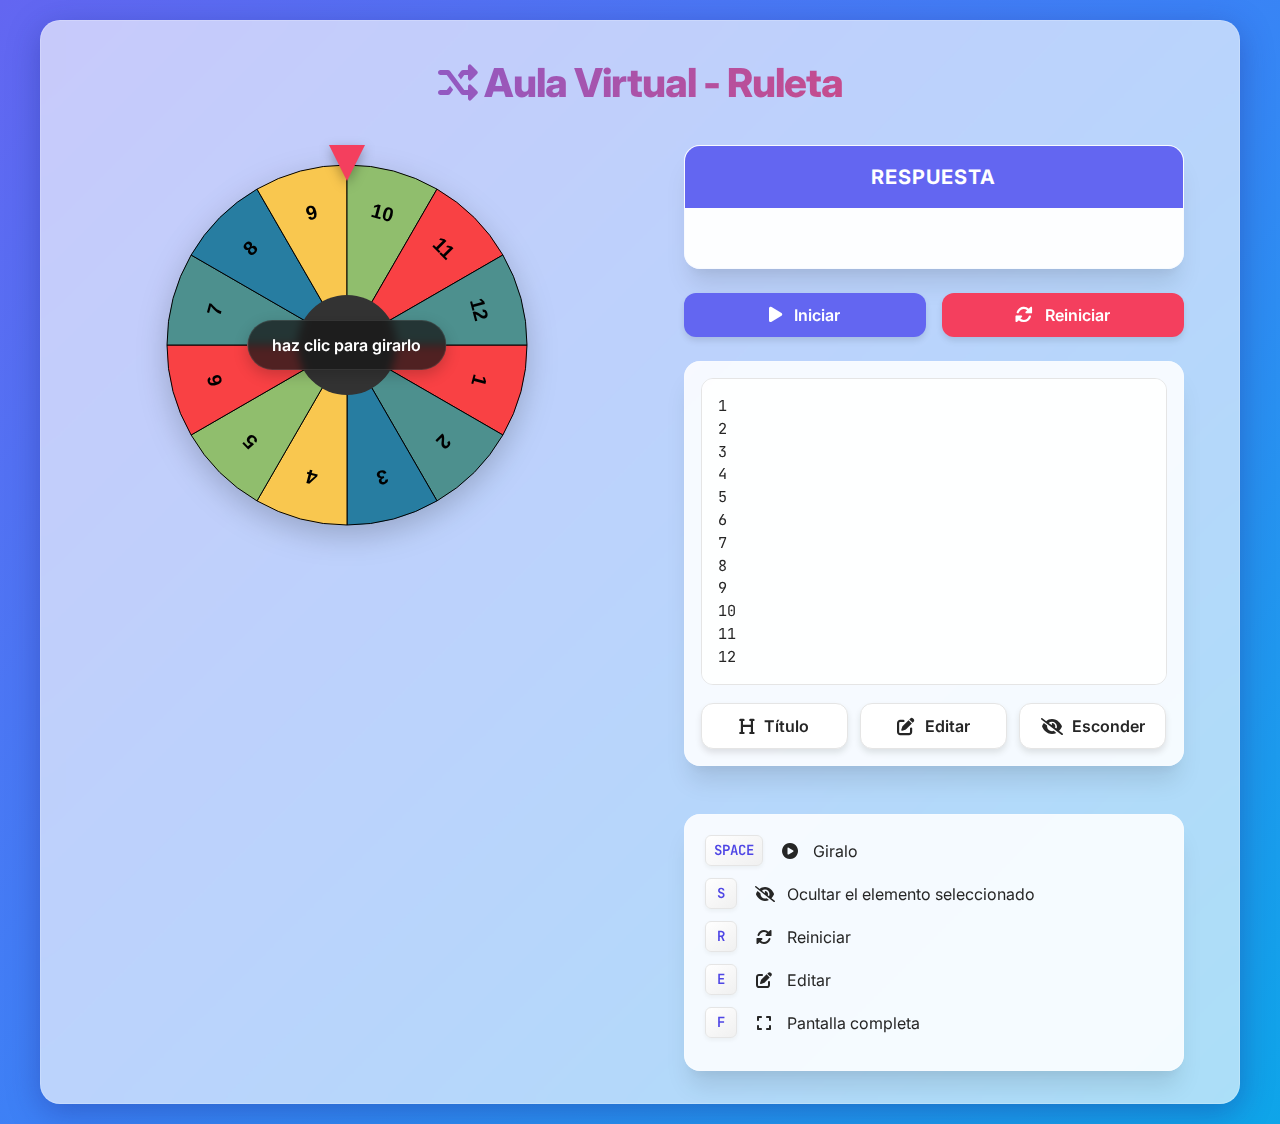
<file: 01/index.html>
<!DOCTYPE html>
<html lang="es">
  <head>
    <meta charset="UTF-8" />
    <meta name="viewport" content="width=device-width, initial-scale=1.0" />
    <title>Aula Virtual - Ruleta Aleatoria</title>
    <link rel="stylesheet" href="css/styles.css" />
    <!-- Google Fonts: Inter y JetBrains Mono -->
    <link rel="preconnect" href="https://fonts.googleapis.com" />
    <link rel="preconnect" href="https://fonts.gstatic.com" crossorigin />
    <link
      href="https://fonts.googleapis.com/css2?family=Inter:wght@400;500;600;700;800&family=JetBrains+Mono:wght@400;600&display=swap"
      rel="stylesheet"
    />
    <!-- Fontawesome para iconos -->
    <link
      rel="stylesheet"
      href="https://cdnjs.cloudflare.com/ajax/libs/font-awesome/6.0.0/css/all.min.css"
    />
  </head>
  <body>
    <div class="container">
      <h1><i class="fas fa-random"></i> Aula Virtual - Ruleta</h1>

      <div class="main-content">
        <div class="ruleta-container">
          <canvas id="ruletaCanvas" width="400" height="400"></canvas>
          <div id="trianguloPuntero"></div>
          <div id="mensajeRuleta">haz clic para girarlo</div>
        </div>

        <div class="controls-container">
          <div class="resultado">
            <div class="resultado-label">RESPUESTA</div>
            <div id="elementoSeleccionado"></div>
          </div>
          <div class="buttons">
            <button id="btnIniciar" class="btn btn-primary">
              <i class="fas fa-play"></i> Iniciar
            </button>
            <button id="btnReiniciar" class="btn btn-secondary">
              <i class="fas fa-sync-alt"></i> Reiniciar
            </button>
          </div>

          <div class="textarea-section">
            <textarea id="elementosTextArea" rows="12" cols="30" readonly>
1
2
3
4
5
6
7
8
9
10
11
12</textarea
            >

            <div class="textarea-buttons">
              <button id="btnTitulo" class="btn">
                <i class="fas fa-heading"></i> Título
              </button>
              <button id="btnEditar" class="btn">
                <i class="fas fa-edit"></i> Editar
              </button>
              <button id="btnEsconder" class="btn">
                <i class="fas fa-eye-slash"></i> Esconder
              </button>
            </div>
          </div>
          <div class="instructions">
            <div>
              <span class="key">SPACE</span>
              <i class="fas fa-circle-play"></i> Giralo
            </div>
            <div>
              <span class="key">S</span>
              <i class="fas fa-eye-slash"></i> Ocultar el elemento seleccionado
            </div>
            <div>
              <span class="key">R</span>
              <i class="fas fa-sync-alt"></i> Reiniciar
            </div>
            <div>
              <span class="key">E</span> <i class="fas fa-edit"></i> Editar
            </div>
            <div>
              <span class="key">F</span> <i class="fas fa-expand"></i> Pantalla
              completa
            </div>
          </div>
        </div>
      </div>
    </div>

    <script src="js/ruleta.js"></script>
  </body>
</html>
</file>
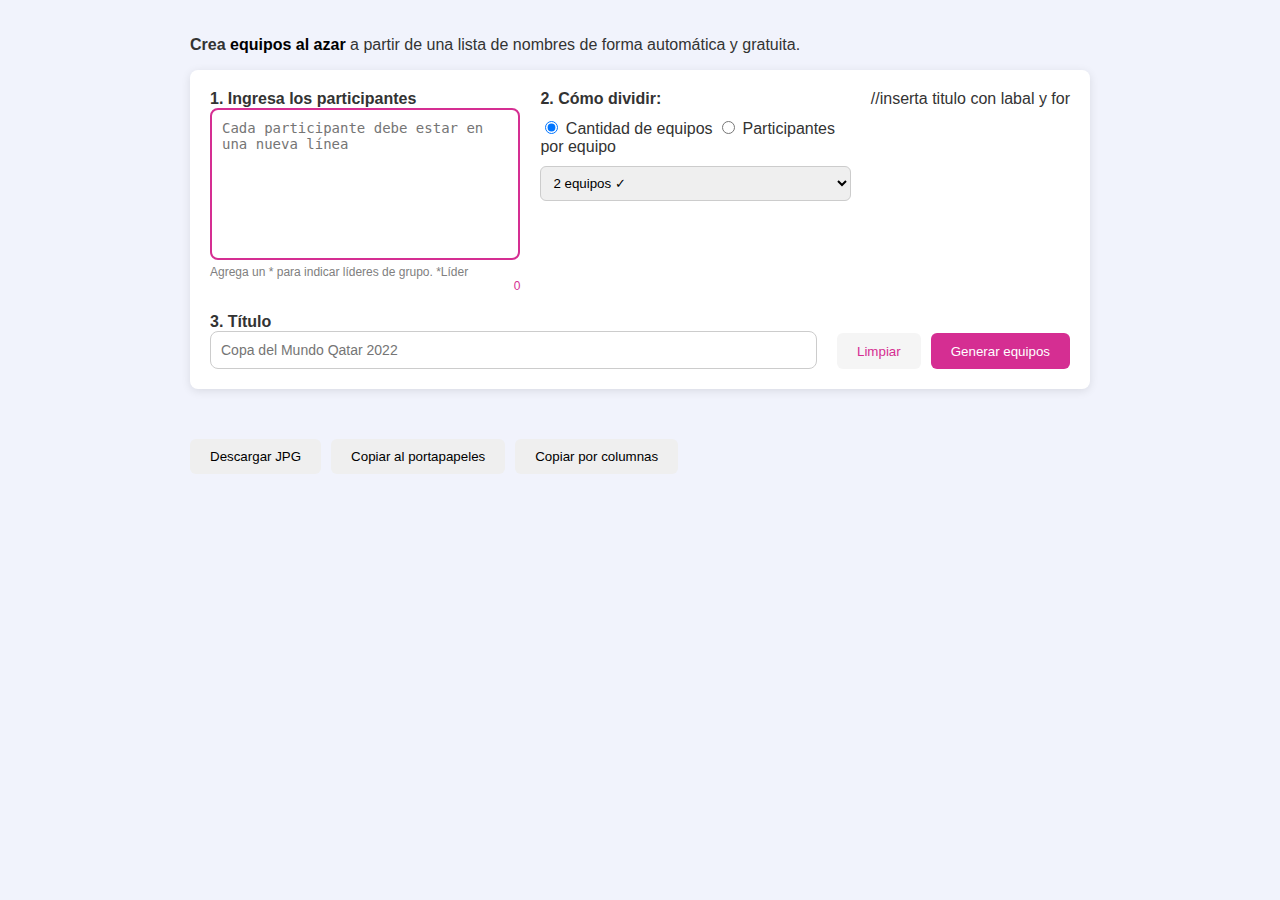
<file: pregunta2/pregunta2.html>
<!DOCTYPE html>
<html lang="es">
<head>
  <meta charset="UTF-8">
  <title>Generador de Equipos</title>
  <link rel="stylesheet" href="style.css">
</head>
<body>
  <div class="container">
    <p><strong>Crea <span class="highlight">equipos al azar</span></strong> a partir de una lista de nombres de forma automática y gratuita.</p>

    <div class="card">
      <div class="form">
        <div class="section">
          <label><strong>1. Ingresa los participantes</strong></label>
          <textarea id="participants" maxlength="5000" rows="8" placeholder="Cada participante debe estar en una nueva línea"></textarea>
          <div class="note">Agrega un * para indicar líderes de grupo. *Líder</div>
          <div class="char-count" id="charCount">0</div>
        </div>

        <div class="section">
          <label><strong>2. Cómo dividir:</strong></label>
          <div class="radio-group">
            <label><input type="radio" name="division" value="equipos" checked> Cantidad de equipos</label>
            <label><input type="radio" name="division" value="porEquipo"> Participantes por equipo</label>
          </div>
          <select id="divisionValue">
            <option value="2">2 equipos ✓</option>
            <option value="3">3 equipos</option>
            <option value="4">4 equipos</option>
          </select>
        </div>
        //inserta titulo con labal y for
        <div class="section"> 
          <label for="titulo"><strong>3. Título</strong></label>
          <input type="text" id="titulo" placeholder="Copa del Mundo Qatar 2022">
        </div>

        <div class="button-group">
          <button id="limpiar">Limpiar</button>
          <button id="generar">Generar equipos</button>
        </div>
      </div>
    </div>

    <div id="resultado" class="hidden"></div>

    <div id="acciones" class="hidden">
      <button onclick="descargar()">Descargar JPG</button>
      <button onclick="copiar()">Copiar al portapapeles</button>
      <button onclick="copiarColumnas()">Copiar por columnas</button>
    </div>
  </div>

  <script src="script.js"></script>
</body>
</html>
</file>
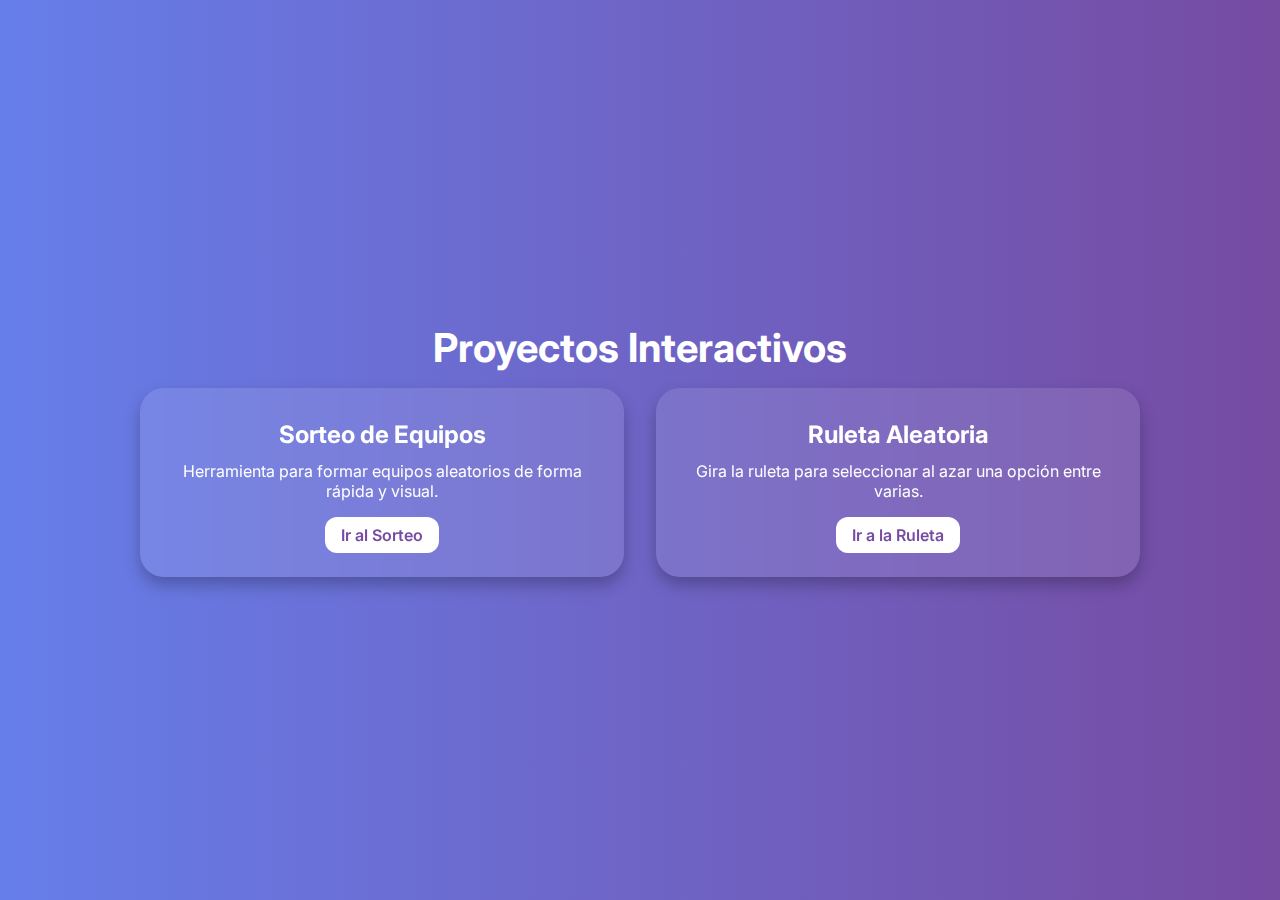
<file: Presentacion/landing.html>
<!DOCTYPE html>
<html lang="es">
  <head>
    <meta charset="UTF-8" />
    <meta name="viewport" content="width=device-width, initial-scale=1.0" />
    <title>Presentación de Proyectos</title>
    <link
      href="https://fonts.googleapis.com/css2?family=Inter:wght@400;600&display=swap"
      rel="stylesheet"
    />
    <style>
      * {
        box-sizing: border-box;
        margin: 0;
        padding: 0;
      }

      body {
        font-family: "Inter", sans-serif;
        background: linear-gradient(to right, #667eea, #764ba2);
        color: #fff;
        display: flex;
        flex-direction: column;
        align-items: center;
        justify-content: center;
        height: 100vh;
        padding: 20px;
      }

      h1 {
        font-size: 2.5rem;
        margin-bottom: 1rem;
      }

      .card-container {
        display: grid;
        grid-template-columns: repeat(auto-fit, minmax(280px, 1fr));
        gap: 2rem;
        width: 100%;
        max-width: 1000px;
      }

      .card {
        background-color: rgba(255, 255, 255, 0.1);
        backdrop-filter: blur(10px);
        padding: 2rem;
        border-radius: 1.5rem;
        text-align: center;
        box-shadow: 0 8px 16px rgba(0, 0, 0, 0.25);
        transition: transform 0.3s ease, box-shadow 0.3s ease;
        cursor: pointer;
      }

      .card:hover {
        transform: translateY(-5px);
        box-shadow: 0 12px 24px rgba(0, 0, 0, 0.3);
      }

      .card h2 {
        font-size: 1.5rem;
        margin-bottom: 0.75rem;
      }

      .card p {
        font-size: 1rem;
        margin-bottom: 1.5rem;
      }

      .card a {
        text-decoration: none;
        background-color: #fff;
        color: #764ba2;
        padding: 0.5rem 1rem;
        border-radius: 0.75rem;
        font-weight: 600;
        transition: background-color 0.2s ease, color 0.2s ease;
      }

      .card a:hover {
        background-color: #f0f0f0;
        color: #5a3e92;
      }
    </style>
  </head>
  <body>
    <h1>Proyectos Interactivos</h1>
    <div class="card-container">
      <div class="card">
        <h2>Sorteo de Equipos</h2>
        <p>
          Herramienta para formar equipos aleatorios de forma rápida y visual.
        </p>
        <a href="../pregunta2/pregunta2.html" target="_blank">Ir al Sorteo</a>
      </div>
      <div class="card">
        <h2>Ruleta Aleatoria</h2>
        <p>Gira la ruleta para seleccionar al azar una opción entre varias.</p>
        <a href="../01/index.html" target="_blank">Ir a la Ruleta</a>
      </div>
    </div>
  </body>
</html>
</file>
<file: 01/css/styles.css>
/* Estilos generales - Diseño moderno 2025 */
* {
  margin: 0;
  padding: 0;
  box-sizing: border-box;
  font-family: "Inter", "Segoe UI", "Roboto", sans-serif;
}

:root {
  --primary-color: #6366f1;
  --primary-light: #818cf8;
  --primary-dark: #4f46e5;
  --secondary-color: #f43f5e;
  --neutral-50: #fafafa;
  --neutral-100: #f5f5f5;
  --neutral-200: #e5e5e5;
  --neutral-800: #262626;
  --neutral-900: #171717;
  --glass-bg: rgba(255, 255, 255, 0.65);
  --glass-border: rgba(255, 255, 255, 0.18);
  --glass-shadow: 0 8px 32px 0 rgba(31, 38, 135, 0.37);
  --card-shadow: 0 20px 25px -5px rgba(0, 0, 0, 0.1),
    0 10px 10px -5px rgba(0, 0, 0, 0.04);
}

body {
  background: linear-gradient(135deg, #6366f1, #3b82f6, #0ea5e9);
  min-height: 100vh;
  padding: 20px;
  color: var(--neutral-800);
  line-height: 1.5;
}

.container {
  max-width: 1200px;
  margin: 0 auto;
  padding: 2rem;
  background: var(--glass-bg);
  backdrop-filter: blur(10px);
  -webkit-backdrop-filter: blur(10px);
  border-radius: 20px;
  border: 1px solid var(--glass-border);
  box-shadow: var(--glass-shadow);
}

h1 {
  text-align: center;
  margin-bottom: 2rem;
  color: var(--neutral-900);
  font-weight: 800;
  font-size: 2.5rem;
  background: linear-gradient(
    90deg,
    var(--primary-color),
    var(--secondary-color)
  );
  -webkit-background-clip: text;
  background-clip: text;
  -webkit-text-fill-color: transparent;
  letter-spacing: -0.025em;
}

/* Estilos para la ruleta */
.main-content {
  display: grid;
  grid-template-columns: 1fr;
  gap: 2.5rem;
}

@media (min-width: 900px) {
  .main-content {
    grid-template-columns: 1fr 1fr;
  }
}

.ruleta-container {
  position: relative;
  width: 400px;
  height: 400px;
  margin: 0 auto;
  transition: transform 0.3s ease;
}

#ruletaCanvas {
  display: block;
  margin: 0 auto;
  filter: drop-shadow(0 10px 15px rgba(0, 0, 0, 0.2));
  border-radius: 50%;
  transition: transform 0.3s cubic-bezier(0.34, 1.56, 0.64, 1);
}

#ruletaCanvas:hover {
  transform: scale(1.02);
}

#trianguloPuntero {
  position: absolute;
  top: 0;
  left: 50%;
  width: 0;
  height: 0;
  border-left: 18px solid transparent;
  border-right: 18px solid transparent;
  border-top: 36px solid var(--secondary-color);
  transform: translateX(-50%);
  filter: drop-shadow(0 4px 6px rgba(0, 0, 0, 0.3));
  z-index: 10;
}

#mensajeRuleta {
  position: absolute;
  top: 50%;
  left: 50%;
  transform: translate(-50%, -50%);
  background: rgba(23, 23, 23, 0.75);
  color: white;
  padding: 12px 24px;
  border-radius: 25px;
  font-weight: 600;
  cursor: pointer;
  z-index: 5;
  backdrop-filter: blur(4px);
  -webkit-backdrop-filter: blur(4px);
  border: 1px solid rgba(255, 255, 255, 0.1);
  transition: all 0.3s ease;
  box-shadow: 0 5px 15px rgba(0, 0, 0, 0.2);
}

#mensajeRuleta:hover {
  background: rgba(33, 33, 33, 0.85);
  transform: translate(-50%, -50%) scale(1.05);
}

/* Estilos para los controles */
.controls-container {
  width: 100%;
  max-width: 500px;
  margin: 0 auto;
  display: flex;
  flex-direction: column;
  gap: 1.5rem;
}

.resultado {
  display: flex;
  flex-direction: column;
  border-radius: 16px;
  overflow: hidden;
  box-shadow: var(--card-shadow);
  background: var(--glass-bg);
  backdrop-filter: blur(10px);
  -webkit-backdrop-filter: blur(10px);
  border: 1px solid var(--glass-border);
}

.resultado-label {
  font-weight: 700;
  font-size: 1.25rem;
  text-align: center;
  padding: 1rem;
  background-color: var(--primary-color);
  color: white;
  letter-spacing: 0.05em;
}

#elementoSeleccionado {
  width: 100%;
  min-height: 60px;
  padding: 1.25rem;
  text-align: center;
  font-size: 1.5rem;
  font-weight: 600;
  background-color: rgba(255, 255, 255, 0.8);
  display: flex;
  align-items: center;
  justify-content: center;
}

.buttons {
  display: grid;
  grid-template-columns: 1fr 1fr;
  gap: 1rem;
}

.btn {
  padding: 0.75rem 1.5rem;
  cursor: pointer;
  border: none;
  border-radius: 12px;
  font-weight: 600;
  font-size: 1rem;
  transition: all 0.3s ease;
  position: relative;
  overflow: hidden;
  display: flex;
  align-items: center;
  justify-content: center;
  box-shadow: 0 4px 6px rgba(0, 0, 0, 0.1);
}

.btn i {
  margin-right: 0.75rem;
  font-size: 1.1rem;
}

.btn::before {
  content: "";
  position: absolute;
  top: 0;
  left: 0;
  width: 100%;
  height: 100%;
  background: linear-gradient(
    120deg,
    transparent,
    rgba(255, 255, 255, 0.3),
    transparent
  );
  transform: translateX(-100%);
  transition: 0.6s;
}

.btn:hover::before {
  transform: translateX(100%);
}

.btn-primary {
  background-color: var(--primary-color);
  color: white;
}

.btn-primary i, .btn-secondary i {
  margin-right: 0.7rem;
  font-size: 1.1rem;
}

.btn-primary:hover {
  background-color: var(--primary-dark);
  transform: translateY(-2px);
}

.btn-secondary {
  background-color: var(--secondary-color);
  color: white;
}

.btn-secondary:hover {
  background-color: #e11d48;
  transform: translateY(-2px);
}

.textarea-section {
  margin-bottom: 1.5rem;
  background: var(--glass-bg);
  border-radius: 16px;
  padding: 1rem;
  backdrop-filter: blur(10px);
  -webkit-backdrop-filter: blur(10px);
  border: 1px solid var(--glass-border);
  box-shadow: var(--card-shadow);
}

#elementosTextArea {
  width: 100%;
  resize: none;
  padding: 1rem;
  font-family: "JetBrains Mono", "Consolas", monospace;
  border: 1px solid var(--neutral-200);
  border-radius: 12px;
  background-color: rgba(255, 255, 255, 0.9);
  color: var(--neutral-800);
  font-size: 0.95rem;
  line-height: 1.5;
  transition: all 0.3s ease;
}

#elementosTextArea:focus {
  outline: none;
  border-color: var(--primary-light);
  box-shadow: 0 0 0 3px rgba(99, 102, 241, 0.2);
}

.textarea-buttons {
  display: grid;
  grid-template-columns: repeat(3, 1fr);
  gap: 0.75rem;
  margin-top: 0.75rem;
}

.textarea-buttons .btn {
  background-color: white;
  color: var(--neutral-800);
  border: 1px solid var(--neutral-200);
}

.textarea-buttons .btn i {
  margin-right: 0.6rem;
}

.textarea-buttons .btn:hover {
  background-color: var(--neutral-100);
  border-color: var(--neutral-300);
}

/* Estilos para las instrucciones */
.instructions {
  background: var(--glass-bg);
  padding: 1.25rem;
  border-radius: 16px;
  border: 1px solid var(--glass-border);
  backdrop-filter: blur(10px);
  -webkit-backdrop-filter: blur(10px);
  box-shadow: var(--card-shadow);
}

.instructions div {
  margin-bottom: 0.75rem;
  display: flex;
  align-items: center;
}

.instructions div i {
  margin-right: 0.8rem;
  margin-left: 0.4rem;
  width: 1.2rem;
  text-align: center;
}

.key {
  display: inline-flex;
  align-items: center;
  justify-content: center;
  background: linear-gradient(145deg, #ffffff, #f0f0f0);
  color: var(--primary-dark);
  border: 1px solid var(--neutral-200);
  border-radius: 6px;
  padding: 0.25rem 0.5rem;
  margin-right: 0.75rem;
  font-family: "JetBrains Mono", monospace;
  font-weight: 600;
  font-size: 0.875rem;
  min-width: 2rem;
  text-align: center;
  box-shadow: 0 2px 4px rgba(0, 0, 0, 0.05);
}

/* Estilo para elementos ocultos en el textarea */
.elemento-oculto {
  color: #888;
  background-color: var(--neutral-100);
  text-decoration: line-through;
  opacity: 0.7;
}

/* Estilo para pantalla completa */
.fullscreen {
  position: fixed;
  top: 0;
  left: 0;
  width: 100vw;
  height: 100vh;
  z-index: 9999;
  background: linear-gradient(135deg, #6366f1, #3b82f6, #0ea5e9);
  overflow: auto;
  padding: 2rem;
  display: flex;
  flex-direction: column;
  align-items: center;
  justify-content: center;
}

.fullscreen .container {
  width: 100%;
  max-width: 1400px;
  background: var(--glass-bg);
  border-radius: 24px;
  padding: 2.5rem;
}

/* Animaciones para la interfaz */
@keyframes pulse {
  0% {
    box-shadow: 0 0 0 0 rgba(99, 102, 241, 0.7);
  }
  70% {
    box-shadow: 0 0 0 10px rgba(99, 102, 241, 0);
  }
  100% {
    box-shadow: 0 0 0 0 rgba(99, 102, 241, 0);
  }
}

.pulse {
  animation: pulse 1.5s infinite;
}

/* Media queries adicionales para responsividad */
@media (max-width: 768px) {
  body {
    padding: 10px;
  }

  .container {
    padding: 1.5rem;
  }

  .buttons,
  .textarea-buttons {
    grid-template-columns: 1fr;
  }

  h1 {
    font-size: 2rem;
  }
}

/* Responsive design */
@media (max-width: 768px) {
  .main-content {
    flex-direction: column;
    align-items: center;
  }

  .ruleta-container,
  .controls-container {
    width: 100%;
  }
}
</file>
<file: pregunta2/style.css>
body {
  font-family: Arial, sans-serif;
  background: #f1f3fc;
  margin: 0;
  padding: 20px;
  color: #333;
}

.container {
  max-width: 900px;
  margin: auto;
}

.highlight {
  color: #000;
}

.card {
  background: #fff;
  border-radius: 8px;
  padding: 20px;
  box-shadow: 0 2px 10px rgba(0,0,0,0.1);
}

.form {
  display: flex;
  flex-wrap: wrap;
  gap: 20px;
}

.section {
  flex: 1 1 300px;
  display: flex;
  flex-direction: column;
}

textarea {
  resize: none;
  border: 2px solid #d52e92;
  border-radius: 8px;
  padding: 10px;
  font-size: 14px;
}

input[type="text"] {
  padding: 10px;
  border: 1px solid #ccc;
  border-radius: 8px;
  font-size: 14px;
}

.radio-group {
  margin-top: 10px;
}

select {
  margin-top: 10px;
  padding: 8px;
  border-radius: 6px;
  border: 1px solid #ccc;
}

.button-group {
  display: flex;
  gap: 10px;
  margin-top: 20px;
}

button {
  padding: 10px 20px;
  border: none;
  border-radius: 6px;
  cursor: pointer;
}

#generar {
  background: #d52e92;
  color: white;
}

#limpiar {
  background: #f5f5f5;
  color: #d52e92;
}

.note {
  font-size: 12px;
  color: gray;
  margin-top: 5px;
}

.char-count {
  text-align: right;
  font-size: 12px;
  color: #d52e92;
}

.hidden {
  display: none;
}

#resultado {
  margin-top: 30px;
  display: flex;
  gap: 20px;
  flex-wrap: wrap;
}

.equipo {
  flex: 1;
  background: #fff;
  padding: 10px;
  border-radius: 8px;
  border: 2px solid #ccc;
}

.equipo h3 {
  margin-top: 0;
  background: #d52e92;
  color: white;
  padding: 5px;
  border-radius: 5px;
}

#acciones {
  margin-top: 20px;
  display: flex;
  gap: 10px;
}
</file>
